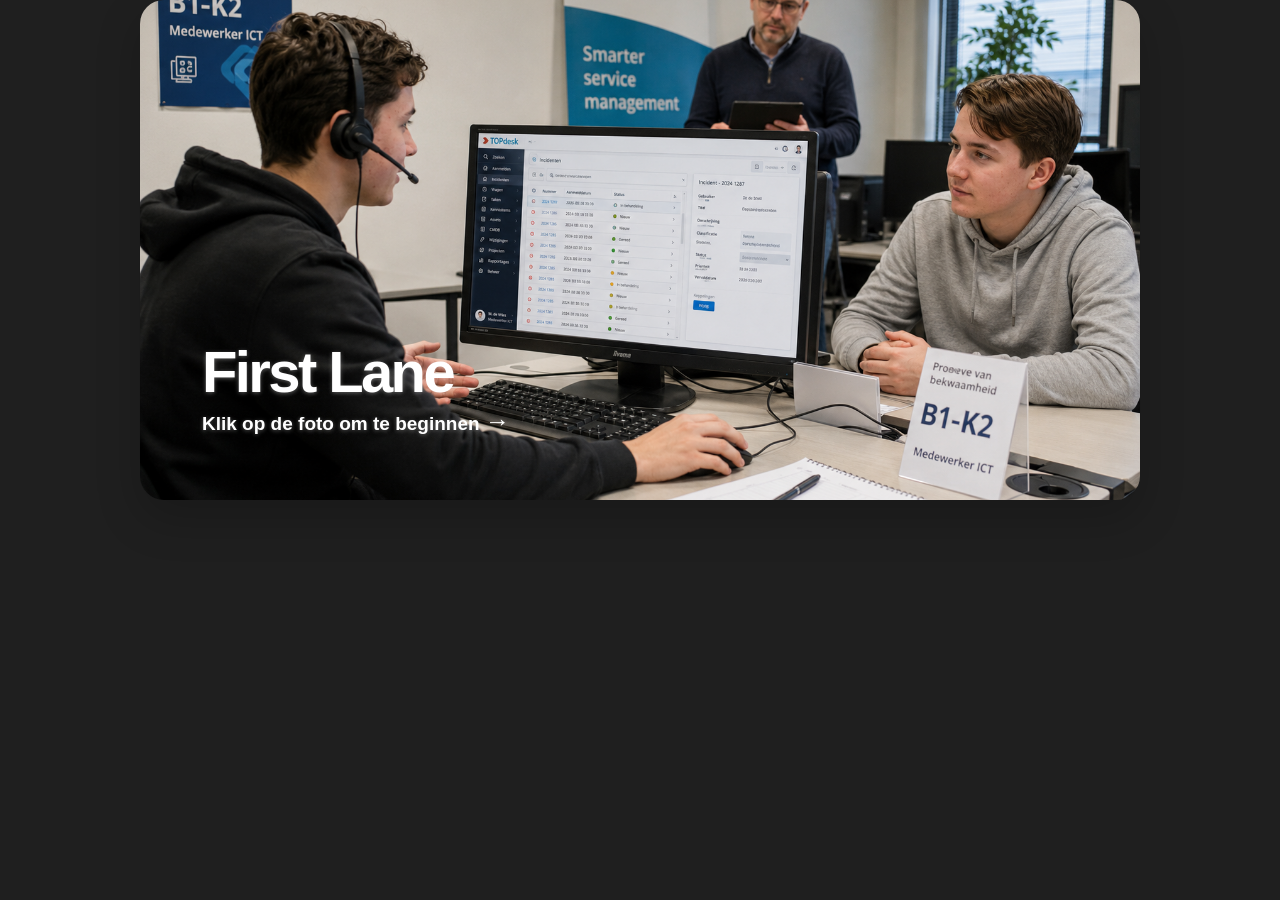
<file: index.html>
<!doctype html>
<html lang="nl">
<head>
  <meta charset="utf-8">
  <meta name="viewport" content="width=device-width, initial-scale=1">
  <title>First Line</title>
  <link rel="stylesheet" href="style.css">
</head>
<body class="landing-page">
  <main class="landing-shell" aria-label="Startpagina First Lane">
    <a class="landing-link" href="menu.html">
      <img class="landing-photo" src="firstline.png" alt="First Lane">
      <span class="landing-shade" aria-hidden="true"></span>
      <span class="landing-copy">
        <strong>First Lane</strong>
        <span>Klik op de foto om te beginnen <b aria-hidden="true">→</b></span>
      </span>
    </a>
  </main>
</body>
</html>
</file>
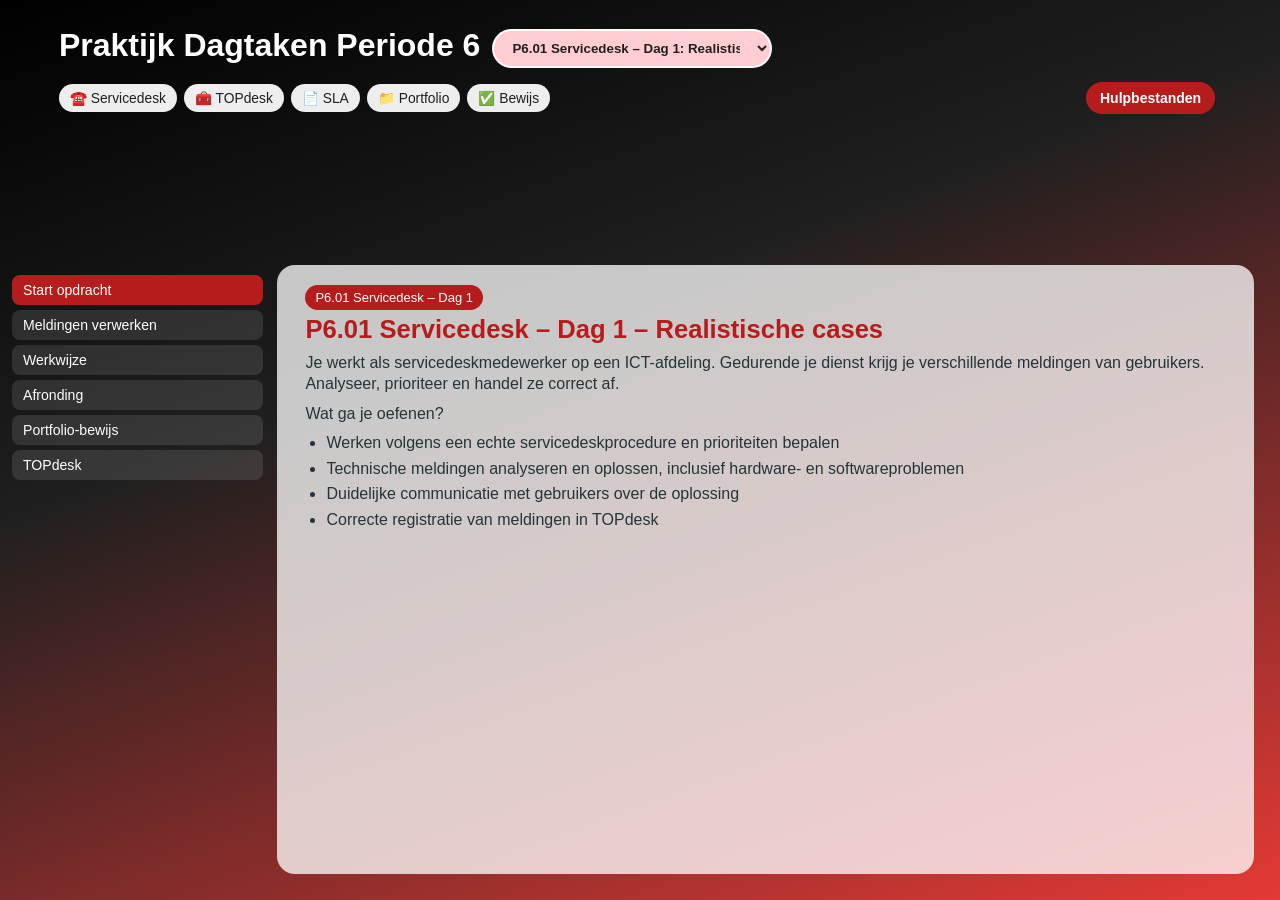
<file: firstlinedagtaken.html>
<!DOCTYPE html>
<html lang="nl">
<head>
<meta charset="UTF-8">
<title>Praktijk Dagtaken Periode 6</title>
<link rel="stylesheet" href="style.css">
</head>
<body data-page="dagtaken">
<div class="tab-wrapper">
  <section class="banner">
    <div class="banner-row">
      <div class="banner-text"><h1>Praktijk Dagtaken Periode 6</h1></div>
      <div class="task-picker"><select id="taskSelect" aria-label="Kies een dagtaak" onchange="loadTask(this.value)"></select></div>
    </div>
    <div class="helper-row">
      <div class="chips">
        <span>☎️ Servicedesk</span>
        <span>🧰 TOPdesk</span>
        <span>📄 SLA</span>
        <span>📁 Portfolio</span>
        <span>✅ Bewijs</span>
      </div>
      <a class="helper-button" href="hulpbestanden.zip" download>Hulpbestanden</a>
    </div>
  </section>
  <div class="tab-page">
    <div class="tab-menu" id="stepMenu"></div>
    <div class="tab-content-area">
      <div class="tab-content active" id="contentPanel"></div>
    </div>
  </div>
</div>
<script>
const tasks = [{"id": "p601", "title": "P6.01 Servicedesk – Dag 1: Realistische cases", "sections": [{"title": "P6.01 Servicedesk – Dag 1 – Realistische cases", "menuLabel": "Start opdracht", "kind": "normal", "items": ["Je werkt als servicedeskmedewerker op een ICT-afdeling. Gedurende je dienst krijg je verschillende meldingen van gebruikers. Analyseer, prioriteer en handel ze correct af.", "Wat ga je oefenen?", "Werken volgens een echte servicedeskprocedure en prioriteiten bepalen", "Technische meldingen analyseren en oplossen, inclusief hardware- en softwareproblemen", "Duidelijke communicatie met gebruikers over de oplossing", "Correcte registratie van meldingen in TOPdesk"]}, {"title": "Links", "menuLabel": "TOPdesk", "kind": "links", "items": []}, {"title": "Binnengekomen meldingen", "menuLabel": "Meldingen verwerken", "kind": "cards", "items": ["Registreer de meldingen in TOPdesk. Aantal meldingen: 5.", "Chris Limbach | Kan ik een Word-bestand opslaan als .PDF? Hoe doe ik dat?", "Inge Meijer | Hoe verander ik de taalinstellingen op mijn laptop?", "Benno Richters | Ik krijg heel veel e-mails in Outlook. Kan ik instellen dat e-mails van één afzender automatisch in een aparte map terechtkomen?", "Chris Limbach | Ik heb in Excel een formule ingevoerd om bedragen bij elkaar op te tellen, maar er komt 0 of een foutmelding te staan. Wat doe ik verkeerd?", "Inge Meijer | Als ik mijn PowerPoint open, zie ik alleen dia's in bewerkmodus. Hoe kan ik de presentatie meteen starten zoals bij een echte presentatie?"]}, {"title": "Werkwijze", "menuLabel": "Werkwijze", "kind": "normal", "items": ["Lees of beluister de melding rustig.", "Zoek de gebruiker, het object en de mogelijke oorzaak op.", "Gebruik de SLA om urgentie, impact en prioriteit te bepalen.", "Registreer de melding netjes en volledig in TOPdesk.", "Noteer wat je hebt gedaan en welke vervolgstap nodig is."]}, {"title": "Afronding", "menuLabel": "Afronding", "kind": "normal", "items": [["Registreer alle meldingen correct in TOPdesk", "Sla de meldingen als .PDF op in je portfolio-map"], "Controleer of de registratie duidelijk genoeg is voor een collega.", "Bewaar bewijs voor je portfolio."]}, {"title": "Portfolio-bewijs", "menuLabel": "Portfolio-bewijs", "kind": "normal", "items": ["Screenshot of export van je TOPdesk-registraties.", "Korte uitleg waarom je de gekozen prioriteit hebt gebruikt.", "Voorbeeld van een nette communicatie naar de gebruiker.", "Reflectie: wat ging goed, wat was lastig en wat doe je volgende keer anders?"]}]}, {"id": "p602", "title": "P6.02 Servicedesk – Dag 2: Drukke start van de werkdag", "sections": [{"title": "P6.02 Servicedesk – Dag 2 – Drukke start van de werkdag", "menuLabel": "Start opdracht", "kind": "normal", "items": ["Welkom terug op de servicedesk! Je hebt je eerste dag overleefd en vandaag wordt het drukker. Er zijn 8 nieuwe meldingen binnengekomen via de telefoon.", "Wat ga je oefenen?", "Werken onder tijdsdruk op een realistische servicedesk", "Analyseren, prioriteren en verwerken van 8 meldingen volgens SLA en procedures", "Correcte registratie in TOPdesk en professionele communicatie met gebruikers"]}, {"title": "Links", "menuLabel": "TOPdesk", "kind": "links", "items": []}, {"title": "Binnengekomen meldingen", "menuLabel": "Telefoontjes verwerken", "kind": "cards", "items": ["Registreer de meldingen in TOPdesk. Aantal meldingen: 8.", "Pieter de Groot | De taal van mijn toetsenbord staat niet goed ingesteld. Wat kan ik doen?", "Camilo van Trijp | Als ik een Word-bestand open, wordt het geopend in een ander programma. Hoe stel ik in dat bestanden standaard met Word worden geopend?", "Jeroen Versloot | Ik moet een verslag inleveren met een inhoudsopgave. Kan Word die automatisch voor mij maken en bijwerken?", "Marcel Offermans | Hoe stel ik een standaardprinter in op mijn computer?", "Michael Kraft | In Excel zie ik niet alle tekst in de cellen, een deel valt weg. Hoe kan ik zorgen dat alles zichtbaar wordt?", "Pieter de Groot | Ik ben een paar dagen afwezig. Hoe stel ik in Outlook een automatisch antwoord in?", "Camilo van Trijp | Ik moet een audio-opname maken met mijn telefoon en daarna omzetten in tekst in MS Word. Hoe doe ik dat?", "Jeroen Versloot | Hoe kan ik van meerdere .PDF bestanden, één .PDF-bestand maken?"]}, {"title": "Werkwijze", "menuLabel": "Werkwijze", "kind": "normal", "items": ["Lees of beluister de melding rustig.", "Zoek de gebruiker, het object en de mogelijke oorzaak op.", "Gebruik de SLA om urgentie, impact en prioriteit te bepalen.", "Registreer de melding netjes en volledig in TOPdesk.", "Noteer wat je hebt gedaan en welke vervolgstap nodig is."]}, {"title": "Afronding", "menuLabel": "Afronding", "kind": "normal", "items": [["Registreer alle meldingen correct in TOPdesk", "Sla de registraties op in je portfolio-map"], "Controleer of de registratie duidelijk genoeg is voor een collega.", "Bewaar bewijs voor je portfolio."]}, {"title": "Portfolio-bewijs", "menuLabel": "Portfolio-bewijs", "kind": "normal", "items": ["Screenshot of export van je TOPdesk-registraties.", "Korte uitleg waarom je de gekozen prioriteit hebt gebruikt.", "Voorbeeld van een nette communicatie naar de gebruiker.", "Reflectie: wat ging goed, wat was lastig en wat doe je volgende keer anders?"]}]}, {"id": "p603", "title": "P6.03 Servicedesk – Dag 3: Druk, complex en urgent", "sections": [{"title": "P6.03 Servicedesk – Dag 3 – Druk, complex en urgent", "menuLabel": "Start opdracht", "kind": "normal", "items": ["Welkom terug op de servicedesk! Vandaag is het drukker dan ooit. Er komen 10 meldingen binnen, sommige zijn complex en vereisen escalatie naar de tweede lijn.", "Wat ga je oefenen?", "Werken onder hoge werkdruk op een realistische servicedesk", "Analyseren, prioriteren en verwerken van 10 meldingen", "Correcte registratie in TOPdesk en professionele communicatie", "Escaleren en samenwerken met de tweede lijn en specialisten"]}, {"title": "Links", "menuLabel": "TOPdesk", "kind": "links", "items": []}, {"title": "Binnengekomen meldingen", "menuLabel": "Meldingen verwerken", "kind": "cards", "items": ["Registreer de meldingen in TOPdesk. Aantal meldingen: 10.", "Martin Beijering | Hoe kan ik mijn scherm delen in een online vergadering?", "Marcel Offermans | Hoe kan ik mijn computer beveiligen tegen virussen?", "Hajo Kootstra | Ik heb per ongeluk een bestand verwijderd. Kan ik dat nog terughalen?", "Berry Dieleman | Ik wil adressen uit Excel gebruiken voor brieven in Word. Dit was iets met 'afdruk samenvoegen'.", "Leontine Dekker | Hoe kan ik in Excel pull-down menu's maken?", "Wilco Kamp | Ik heb nu nog Windows 10. Ik wil graag over naar Windows 11. Kan dat?", "Martin Beijering | Ik heb één dia die ik vaker wil gebruiken in mijn presentatie. Hoe kan ik die snel kopiëren?", "Marcel Offermans | In de Verkenner zie ik mijn bestanden alleen als pictogrammen. Hoe kan ik ze als lijst met details bekijken?", "Hajo Kootstra | Hoe kan ik zien hoe snel mijn internetverbinding is?", "Berry Dieleman | Ik wil snel Microsoft Excel kunnen openen vanaf mijn bureaublad. Hoe maak ik een snelkoppeling?"]}, {"title": "Werkwijze", "menuLabel": "Werkwijze", "kind": "normal", "items": ["Lees of beluister de melding rustig.", "Zoek de gebruiker, het object en de mogelijke oorzaak op.", "Gebruik de SLA om urgentie, impact en prioriteit te bepalen.", "Registreer de melding netjes en volledig in TOPdesk.", "Noteer wat je hebt gedaan en welke vervolgstap nodig is."]}, {"title": "Afronding", "menuLabel": "Afronding", "kind": "normal", "items": [["Registreer alle meldingen correct in TOPdesk", "Sla je registraties op in je portfolio-map"], "Controleer of de registratie duidelijk genoeg is voor een collega.", "Bewaar bewijs voor je portfolio."]}, {"title": "Portfolio-bewijs", "menuLabel": "Portfolio-bewijs", "kind": "normal", "items": ["Screenshot of export van je TOPdesk-registraties.", "Korte uitleg waarom je de gekozen prioriteit hebt gebruikt.", "Voorbeeld van een nette communicatie naar de gebruiker.", "Reflectie: wat ging goed, wat was lastig en wat doe je volgende keer anders?"]}]}, {"id": "p604", "title": "P6.04 Servicedesk – Dag 4: E-mail support", "sections": [{"title": "P6.04 Servicedesk – Dag 4 – E-mail support", "menuLabel": "Start opdracht", "kind": "normal", "items": ["Vandaag werk je uitsluitend met meldingen die via e-mail zijn binnengekomen. Lees de e-mails zorgvuldig, interpreteer de vragen en reageer formeel en professioneel.", "Wat ga je oefenen?", "Analyseren en interpreteren van klantvragen in e-mails", "Formeel en professioneel communiceren per e-mail", "Correcte registratie in TOPdesk en escalatie indien nodig"]}, {"title": "Links", "menuLabel": "TOPdesk", "kind": "links", "items": []}, {"title": "Binnengekomen e-mails", "menuLabel": "E-mails verwerken", "kind": "cards", "items": ["Lees iedere e-mail zorgvuldig. Bepaal de vraag, formuleer een professioneel antwoord en registreer de melding in TOPdesk.", "E-mail 1 | Hajo Kootstra | Pagina liggend maken in Word | Ik heb een document in Word waarin één pagina liggend moet zijn en de rest staand. Hoe kan ik dat instellen zonder dat het hele document verandert?", "E-mail 2 | Yvonne van de Pas | Kolommen maken in Word | Ik wil mijn tekst in Word weergeven in twee kolommen, net als in een nieuwsbrief. Waar kan ik dit instellen?", "E-mail 3 | Schrover | Rij vastzetten in Excel | In Excel wil ik de bovenste rij vastzetten zodat deze zichtbaar blijft als ik naar beneden scroll.", "E-mail 4 | Benno Richters | Dia-achtergrond aanpassen in PowerPoint | Ik wil de achtergrondkleur van mijn PowerPoint-dia's aanpassen voor één dia of voor alle dia's tegelijk.", "E-mail 5 | Berry Dieleman | Bestandsextensies zichtbaar maken | In Windows zie ik bij bestanden geen extensies zoals .docx of .pdf. Hoe kan ik dit zichtbaar maken?", "E-mail 6 | Naoual Dehak | Opmerkingen toevoegen in Word | Ik wil in een Word-document opmerkingen plaatsen zonder de tekst zelf aan te passen.", "E-mail 7 | Yvonne van de Pas | Cellen samenvoegen in Excel | Ik wil meerdere cellen samenvoegen tot één grotere cel in Excel.", "E-mail 8 | Hajo Kootstra | Recent geopende bestanden terugvinden | Ik ben op zoek naar een document dat ik eerder heb geopend, maar ik weet niet meer waar het is opgeslagen.", "E-mail 9 | Benno Richters | Afbeelding netjes uitlijnen in Word | Ik heb een afbeelding in mijn Word-document geplaatst, maar de tekst loopt er vreemd omheen.", "E-mail 10 | Berry Dieleman | Tijd en datum aanpassen in Windows | De tijd en datum op mijn computer kloppen niet. Waar kan ik dit aanpassen in Windows?"]}, {"title": "Werkwijze", "menuLabel": "Werkwijze", "kind": "normal", "items": ["Lees of beluister de melding rustig.", "Zoek de gebruiker, het object en de mogelijke oorzaak op.", "Gebruik de SLA om urgentie, impact en prioriteit te bepalen.", "Registreer de melding netjes en volledig in TOPdesk.", "Noteer wat je hebt gedaan en welke vervolgstap nodig is."]}, {"title": "Afronding", "menuLabel": "Afronding", "kind": "normal", "items": [["Stel voor alle e-mails een correcte e-mailreactie op en verwerk die in je TOPdesk registratie", "Registreer alle meldingen correct in TOPdesk", "Sla de registraties op in je portfolio-map"], "Controleer of de registratie duidelijk genoeg is voor een collega.", "Bewaar bewijs voor je portfolio."]}, {"title": "Portfolio-bewijs", "menuLabel": "Portfolio-bewijs", "kind": "normal", "items": ["Screenshot of export van je TOPdesk-registraties.", "Korte uitleg waarom je de gekozen prioriteit hebt gebruikt.", "Voorbeeld van een nette communicatie naar de gebruiker.", "Reflectie: wat ging goed, wat was lastig en wat doe je volgende keer anders?"]}]}, {"id": "p605", "title": "P6.05 School-examenportfolio: Samenvatting & inleveren", "sections": [{"title": "P6.05 School-examenportfolio – Samenvatting & inleveren", "menuLabel": "Start opdracht", "kind": "normal", "items": ["Bekijk de uitwerkingen van P6.01 t/m P6.04 nog eens goed. Kies de 10 meldingen die jij het beste geregistreerd hebt uit en stel je school-examenportfolio op.", "Wat ga je oefenen?"]}, {"title": "Links", "menuLabel": "TOPdesk", "kind": "links", "items": []}, {"title": "Portfolio samenstellen", "menuLabel": "Portfolio maken", "kind": "cards", "items": ["Bekijk de uitwerkingen van P6.01 t/m P6.04 nog eens goed. Kies de 10 meldingen die jij het beste geregistreerd hebt uit en stel je school-examenportfolio op.", "1. Voorblad | Naam, studentnummer, klas, opleiding en eventueel een afbeelding", "2. Inhoudsopgave | Automatisch gegenereerd in Word", "3. Korte inleiding | Waarom schrijf je dit portfolio?", "4. STARRT-uitwerkingen | Uitleg van de 10 meldingen via de STARRT-methode", "5. Bijlage | De 10 TOPdesk registraties als bijlage"]}, {"title": "Werkwijze", "menuLabel": "Werkwijze", "kind": "normal", "items": ["Lees of beluister de melding rustig.", "Zoek de gebruiker, het object en de mogelijke oorzaak op.", "Gebruik de SLA om urgentie, impact en prioriteit te bepalen.", "Registreer de melding netjes en volledig in TOPdesk.", "Noteer wat je hebt gedaan en welke vervolgstap nodig is."]}, {"title": "Afronding", "menuLabel": "Afronding", "kind": "normal", "items": [["Kies de 10 meldingen die jij het beste geregistreerd hebt", "Pas ze eventueel nog aan en verbeter je registraties", "Lever het portfolio in als één .PDF bestand"], "Controleer of de registratie duidelijk genoeg is voor een collega.", "Bewaar bewijs voor je portfolio."]}, {"title": "Portfolio-bewijs", "menuLabel": "Portfolio-bewijs", "kind": "normal", "items": ["Screenshot of export van je TOPdesk-registraties.", "Korte uitleg waarom je de gekozen prioriteit hebt gebruikt.", "Voorbeeld van een nette communicatie naar de gebruiker.", "Reflectie: wat ging goed, wat was lastig en wat doe je volgende keer anders?"]}]}];
const opdrachtLinks = [{"label": "TOPdesk", "icon": "ti-device-desktop", "url": "https://www.stichtingpraktijkleren.nl/ict/leermiddelen/topdesk-leermiddelen/topdesk/"}];
let currentTaskIndex = 0;

function moveTopdeskToBottom(task) {
  const index = task.sections.findIndex(section => section.menuLabel === 'TOPdesk');
  if (index > -1 && index !== task.sections.length - 1) {
    const [section] = task.sections.splice(index, 1);
    task.sections.push(section);
  }
}
tasks.forEach(moveTopdeskToBottom);


function escapeHTML(text) {
  return String(text).replace(/[&<>"']/g, function(ch) {
    return {'&':'&amp;','<':'&lt;','>':'&gt;','"':'&quot;',"'":'&#39;'}[ch];
  });
}

function fillSelect() {
  const select = document.getElementById('taskSelect');
  select.innerHTML = tasks.map((task, index) => `<option value="${index}">${escapeHTML(task.title)}</option>`).join('');
}

function loadTask(index) {
  currentTaskIndex = Number(index);
  const task = tasks[currentTaskIndex];
  const menu = document.getElementById('stepMenu');
  menu.innerHTML = task.sections.map((section, i) =>
    `<button class="tab-button ${i === 0 ? 'active' : ''}" onclick="loadStep(${currentTaskIndex}, ${i})">${escapeHTML(section.menuLabel)}</button>`
  ).join('');
  loadStep(currentTaskIndex, 0);
}

function lineToHtml(line) {
  const safe = escapeHTML(line);
  if (/^\d+\.\s/.test(safe)) return `<p class="info"><strong>${safe}</strong></p>`;
  if (safe.includes(' | ')) {
    const parts = safe.split(' | ');
    const first = parts.shift();
    return `<div class="melding-card"><strong>${first}</strong><span>${parts.join(' — ')}</span></div>`;
  }
  return `<p>${safe}</p>`;
}

function linkDesc(label) {
  return 'Open de virtuele TOPdesk-omgeving voor deze dagtaak.';
}

function renderLinks(taskIndex) {
  const task = tasks[taskIndex];
  let html = `<span class="badge">${escapeHTML(task.title.split(':')[0])}</span>`;
  html += `<h2>TOPdesk</h2>`;
  html += `<p>Open de virtuele TOPdesk-omgeving in een nieuw tabblad en gebruik deze naast je dagtaak.</p>`;
  html += `<div class="links-grid">`;
  html += opdrachtLinks.map(link => `
    <a class="link-card" href="${link.url}" target="_blank" rel="noopener">
      <strong>${escapeHTML(link.label)}</strong>
      <span>${escapeHTML(linkDesc(link.label))}</span>
    </a>
  `).join('');
  html += `</div>`;
  html += `<p class="note"><strong>Tip:</strong> registreer je melding netjes in TOPdesk en maak bewijs voor je portfolio.</p>`;
  document.getElementById('contentPanel').innerHTML = html;
}

function loadCurrentLinks() {
  const task = tasks[currentTaskIndex];
  const linksIndex = task.sections.findIndex(section => section.menuLabel === 'TOPdesk');
  if (linksIndex >= 0) {
    loadStep(currentTaskIndex, linksIndex);
  }
}

function loadStep(taskIndex, stepIndex) {
  currentTaskIndex = Number(taskIndex);
  document.querySelectorAll('.tab-button').forEach((button, i) => button.classList.toggle('active', i === stepIndex));
  const section = tasks[taskIndex].sections[stepIndex];

  if (section.kind === 'links') {
    renderLinks(taskIndex);
    return;
  }

  let html = `<span class="badge">${escapeHTML(tasks[taskIndex].title.split(':')[0])}</span><h2>${escapeHTML(section.title)}</h2>`;

  if (section.kind === 'cards') {
    html += section.items.map(lineToHtml).join('');
  } else {
    const items = section.items || [];
    let list = [];
    items.forEach((line, index) => {
      if (index < 2) {
        html += lineToHtml(line);
      } else {
        list.push(`<li>${escapeHTML(line)}</li>`);
      }
    });
    if (list.length) html += `<ul>${list.join('')}</ul>`;
  }
  document.getElementById('contentPanel').innerHTML = html;
}

fillSelect();
loadTask(0);
</script>
</body>
</html>
</file>
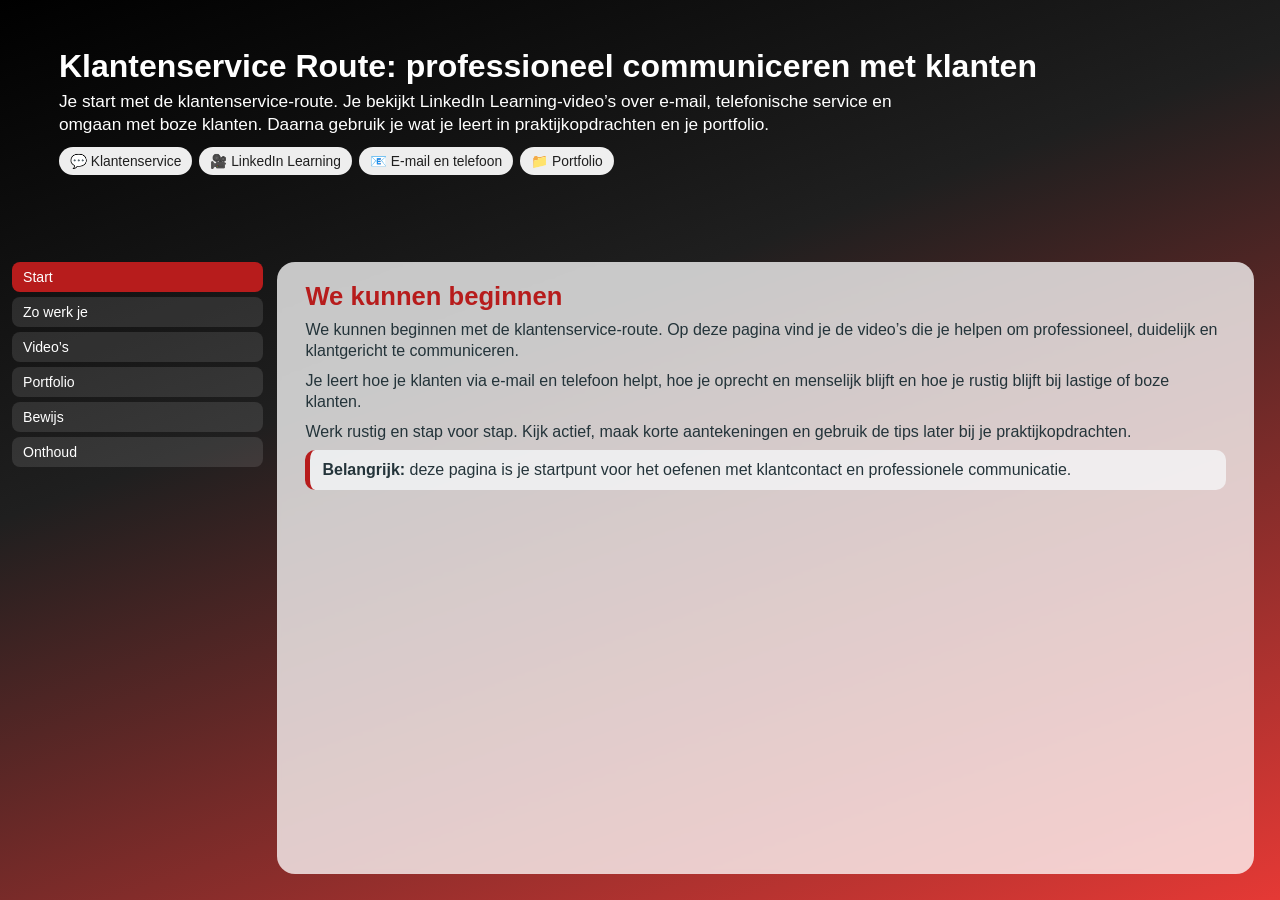
<file: firstlinelinked.html>
<!DOCTYPE html>
<html lang="nl">
<head>
<meta charset="UTF-8">
<title>Klantenservice Route - Professioneel communiceren</title>

<link rel="stylesheet" href="style.css">
</head>

<body data-page="linked">

<div class="tab-wrapper">

  <section class="banner">
    <h1>Klantenservice Route: professioneel communiceren met klanten</h1>
    <p>Je start met de klantenservice-route. Je bekijkt LinkedIn Learning-video’s over e-mail, telefonische service en omgaan met boze klanten. Daarna gebruik je wat je leert in praktijkopdrachten en je portfolio.</p>

    <div class="chips">
      <span>💬 Klantenservice</span>
      <span>🎥 LinkedIn Learning</span>
      <span>📧 E-mail en telefoon</span>
      <span>📁 Portfolio</span>
    </div>
  </section>

  <div class="tab-page">
    <div class="tab-menu">
      <button class="tab-button active" onclick="openTab(event, 'start')">Start</button>
      <button class="tab-button" onclick="openTab(event, 'werken')">Zo werk je</button>
      <button class="tab-button" onclick="openTab(event, 'videos')">Video’s</button>
      <button class="tab-button" onclick="openTab(event, 'portfolio')">Portfolio</button>
      <button class="tab-button" onclick="openTab(event, 'bewijs')">Bewijs</button>
      <button class="tab-button" onclick="openTab(event, 'onthoud')">Onthoud</button>
    </div>

    <div class="tab-content-area">

      <div id="start" class="tab-content active">
        <h2>We kunnen beginnen</h2>
        <p>We kunnen beginnen met de klantenservice-route. Op deze pagina vind je de video’s die je helpen om professioneel, duidelijk en klantgericht te communiceren.</p>
        <p>Je leert hoe je klanten via e-mail en telefoon helpt, hoe je oprecht en menselijk blijft en hoe je rustig blijft bij lastige of boze klanten.</p>
        <p>Werk rustig en stap voor stap. Kijk actief, maak korte aantekeningen en gebruik de tips later bij je praktijkopdrachten.</p>
        <p class="note"><strong>Belangrijk:</strong> deze pagina is je startpunt voor het oefenen met klantcontact en professionele communicatie.</p>
      </div>

      <div id="werken" class="tab-content">
        <h2>Zo werk je met deze pagina</h2>
        <p>Gebruik deze pagina als routekaart. Je gaat niet alleen kijken, maar ook actief verwerken wat je leert.</p>
        <ol>
          <li>Bekijk een video of een onderdeel daarvan.</li>
          <li>Maak korte aantekeningen van bruikbare tips en voorbeeldzinnen.</li>
          <li>Let op toon, empathie, duidelijkheid en professionele houding.</li>
          <li>Gebruik de kennis in een oefenmail, telefoonscript of rollenspel.</li>
          <li>Bewaar bewijs van je werk en reflecteer kort op je leerproces.</li>
        </ol>
        <p class="info"><strong>Tip:</strong> schrijf vooral voorbeelden op die je zelf kunt gebruiken in klantgesprekken of klantmails.</p>
      </div>

      <div id="videos" class="tab-content">
        <h2>Start met de LinkedIn-video’s</h2>
        <p>Bekijk de LinkedIn Learning-video’s en gebruik wat je leert bij de opdrachten over klantcontact.</p>
        <p>Maak tijdens het kijken korte aantekeningen. Noteer vooral technieken, voorbeeldzinnen en tips die je direct kunt toepassen.</p>

        <div class="video-item">
          <p><a class="action-link" href="https://www.linkedin.com/learning/writing-customer-service-emails-22379835?contextUrn=urn%3Ali%3AlearningCollection%3A7441348246800850944&u=84048860" target="_blank" rel="noopener">Schrijven van klantenservice-e-mails</a></p>
        </div>

        <div class="video-item">
          <p><a class="action-link" href="https://www.linkedin.com/learning/phone-based-customer-service?contextUrn=urn%3Ali%3AlearningCollection%3A7441348246800850944&u=84048860" target="_blank" rel="noopener">Telefonische klantenservice</a></p>
        </div>

        <div class="video-item">
          <p><a class="action-link" href="https://www.linkedin.com/learning/working-with-upset-customers-22154277?contextUrn=urn%3Ali%3AlearningCollection%3A7441348246800850944&u=84048860" target="_blank" rel="noopener">Omgaan met boze klanten</a></p>
        </div>
      </div>

      <div id="portfolio" class="tab-content">
        <h2>Portfolio-tip</h2>
        <p>Maak screenshots van je voortgang, noteer wat je hebt geleerd en bewaar je resultaten. Zo laat je zien hoe je je klantcontactvaardigheden ontwikkelt.</p>
        <p class="info"><strong>Tip:</strong> zet niet alleen het eindresultaat in je portfolio, maar ook bewijs van je leerproces.</p>
        <ul>
          <li>Screenshot van bekeken video’s.</li>
          <li>Aantekeningen met belangrijke klantcontacttips.</li>
          <li>Een voorbeeld van een professionele klantmail.</li>
          <li>Een kort telefoonscript of gespreksvoorbereiding.</li>
          <li>Korte reflectie: wat ging goed en wat wil je verbeteren?</li>
        </ul>
      </div>

      <div id="bewijs" class="tab-content">
        <h2>Wat bewaar je als bewijs?</h2>
        <p>Bewijs laat zien dat je actief hebt gewerkt aan je professionele communicatie. Verzamel daarom tijdens het werken meerdere soorten bewijs.</p>
        <ul>
          <li>Aantekeningen van de video’s.</li>
          <li>Screenshots van voortgang in LinkedIn Learning.</li>
          <li>Een uitgewerkte klantmail of voorbeeldreactie.</li>
          <li>Een telefoonscript of reflectie op een rollenspel.</li>
          <li>Voorbeelden waarin je empathie, duidelijkheid en de-escalatie toepast.</li>
        </ul>
        <p>Bewaar je bewijs netjes, zodat je het later makkelijk kunt terugvinden en toevoegen aan je portfolio.</p>
      </div>

      <div id="onthoud" class="tab-content">
        <h2>Onthoud dit goed</h2>
        <p>Goede klantenservice is duidelijk, professioneel en menselijk. Je hoeft niet robotachtig te klinken om efficiënt te zijn.</p>
        <p>Luisteren, empathie tonen en rustig blijven zijn belangrijke vaardigheden bij elk klantcontact.</p>
        <p>Gebruik wat je leert in je eigen mails, gesprekken en praktijkopdrachten. Zo laat je zien dat je theorie kunt koppelen aan echte klantensituaties.</p>
        <p class="note"><strong>Belangrijk:</strong> werk actief mee, bewaar je bewijs en reflecteer kort op wat je hebt geleerd.</p>
      </div>

    </div>
  </div>
</div>

<script>
function openTab(event, tabId) {
  document.querySelectorAll(".tab-content").forEach(function(content) {
    content.classList.remove("active");
  });

  document.querySelectorAll(".tab-button").forEach(function(button) {
    button.classList.remove("active");
  });

  document.getElementById(tabId).classList.add("active");
  event.currentTarget.classList.add("active");
}
</script>

</body>
</html>
</file>
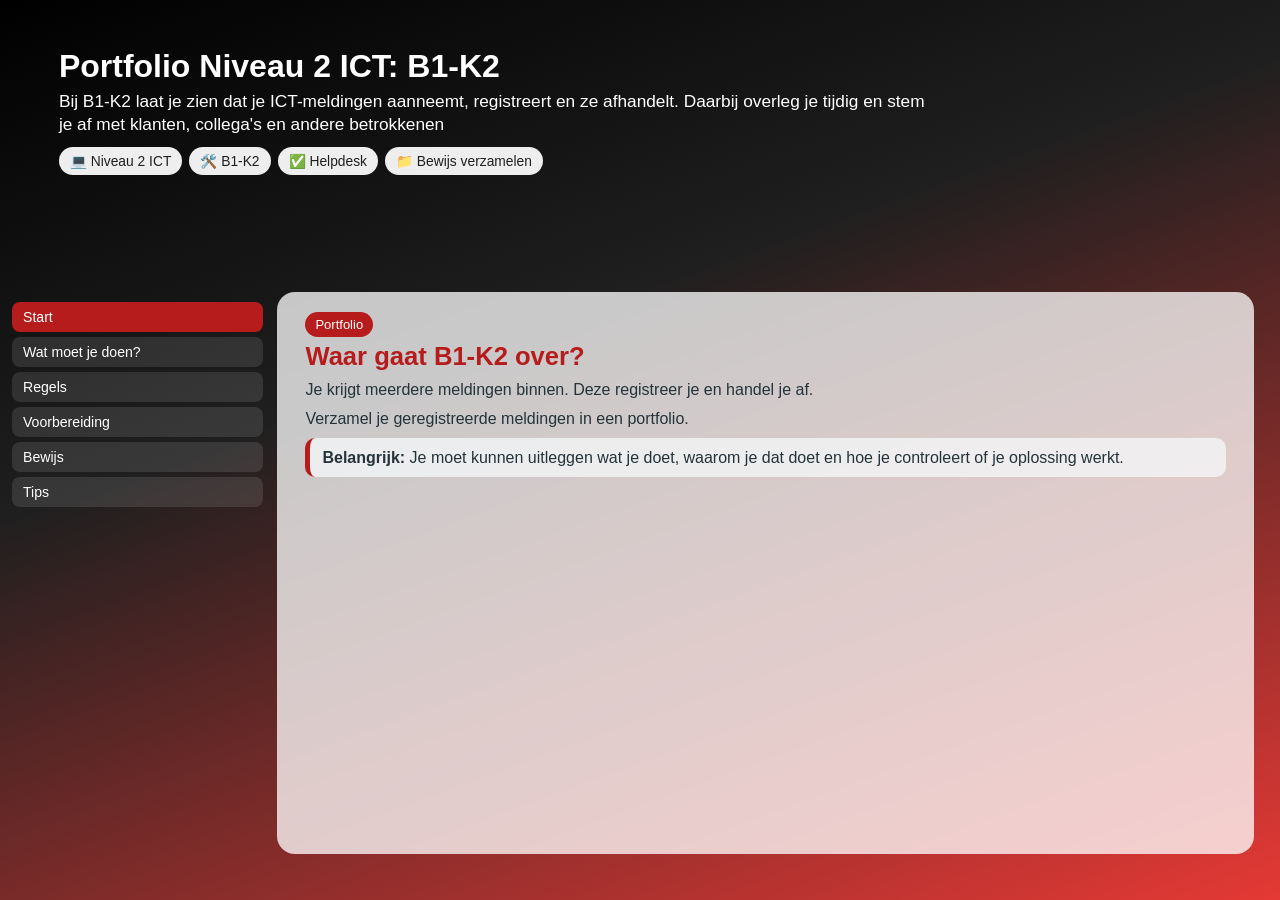
<file: firstlinepvb.html>
<!DOCTYPE html>
<html lang="nl">
<head>
<meta charset="UTF-8">
<title>PVB Niveau 2 ICT - B1-K2</title>

<link rel="stylesheet" href="style.css">
</head>

<body data-page="pvb">

<div class="tab-wrapper">

  <section class="banner">
    <h1>Portfolio Niveau 2 ICT: B1-K2</h1>
    <p>Bij B1-K2 laat je zien dat je ICT-meldingen aanneemt, registreert en ze afhandelt. Daarbij overleg je tijdig en stem je af met klanten, collega's en andere betrokkenen</p>

    <div class="chips">
      <span>💻 Niveau 2 ICT</span>
      <span>🛠️ B1-K2</span>
      <span>✅ Helpdesk</span>
      <span>📁 Bewijs verzamelen</span>
    </div>
  </section>

  <div class="tab-page">
    <div class="tab-menu">
      <button class="tab-button active" onclick="openTab(event, 'start')">Start</button>
      <button class="tab-button" onclick="openTab(event, 'wat')">Wat moet je doen?</button>
      <button class="tab-button" onclick="openTab(event, 'regels')">Regels</button>
      <button class="tab-button" onclick="openTab(event, 'voorbereiden')">Voorbereiding</button>
      <button class="tab-button" onclick="openTab(event, 'bewijs')">Bewijs</button>
      <button class="tab-button" onclick="openTab(event, 'tips')">Tips</button>
    </div>

    <div class="tab-content-area">

      <div id="start" class="tab-content active">
        <span class="badge">Portfolio</span>
        <h2>Waar gaat B1-K2 over?</h2>
        <p>Je krijgt meerdere meldingen binnen. Deze registreer je en handel je af.</p>
        <p>Verzamel je geregistreerde meldingen in een portfolio.</p>
        <p class="note"><strong>Belangrijk:</strong> Je moet kunnen uitleggen wat je doet, waarom je dat doet en hoe je controleert of je oplossing werkt.</p>
      </div>

      <div id="wat" class="tab-content">
        <h2>Wat moet je kunnen laten zien?</h2>
        <p>Bij B1-K2 draait het vooral om het helpen van gebruikers</p>
        <ul>
          <li>Aannemen melding.</li>
          <li>Registreren melding.</li>
          <li>Oplossen of doorzetten van de melding.</li>
          <li>Controleren of je oplossing werkt/klopt.</li>
          <li>Communiceren naar de melder.</li>
        </ul>
        <p class="info"><strong>Voorbeeld:</strong> een gebruiker vraagt hoe hij automatisch een inhoudsopgave in Word kan maken.</p>
      </div>

      <div id="regels" class="tab-content">
        <h2>Regels tijdens het examen</h2>
        <p>Tijdens het maken van je portfolio werk je zelfstandig, rustig en professioneel. De beoordelaar kijkt naar je werkwijze én naar het resultaat.</p>
        <ul>
          <li>Lees de melding goed en vraag eventueel door.</li>
          <li>Werk zelfstandig. Jij moet later kunnen uitleggen waarom je bepaalde dingen op die manier gedaan hebt.</li>
          <li>Controleer je werk voordat je de melding als bewijs in je portfolio opneemt.</li>
          <li>Laat zien dat je zorgvuldig met privacy en gegevens omgaat.</li>
        </ul>
        <p class="note"><strong>Onthoud:</strong> snel klaar zijn is minder belangrijk dan netjes, nauwkeurig en controleerbaar werken.</p>
      </div>

      <div id="voorbereiden" class="tab-content">
        <h2>Zo bereid je je voor</h2>
        <p>Een goede voorbereiding maakt het maken van je portfolio veel makkelijker. Oefen vooral de handelingen.</p>
        <ol>
          <li>Aannemen van de melding.</li>
          <li>Registreren van de melding.</li>
          <li>Zoeken van een oplossing.</li>
          <li>Testen van de oplossing.</li>
          <li>Communiceren met de gebruiker.</li>
        </ol>
        <p class="info"><strong>Tip:</strong> zeg tijdens het oefenen hardop: “Ik controleer nu of...” Dat helpt bij de portfolio.</p>
      </div>

      <div id="bewijs" class="tab-content">
        <h2>Bewijs dat past bij B1-K2</h2>
        <p>Je bewijs moet laten zien dat jij de meldingen geregistreerd en opgelost hebt.</p>
        <div class="small-grid">
          <div class="mini-card"><strong>PDF</strong><br>Maak van elke melding een PDF-bestand</div>
          <div class="mini-card"><strong>Checklist</strong><br>Wat heb je gecontroleerd/getest en werkte het?</div>
          <div class="mini-card"><strong>Reflectie</strong><br>Wat was de melding en hoe heb je die opgepakt en wat zou je (achteraf) anders doen?</div>
        </div>
        <p class="note"><strong>Let op:</strong> bewijs zonder uitleg is vaak te weinig. Zet erbij wat je hebt gedaan en waarom het goed is.</p>
      </div>

      <div id="tips" class="tab-content">
        <h2>Tips voor een goede beoordeling</h2>
        <p>De beoordelaar wil zien dat je als beginnend ICT-medewerker betrouwbaar werkt.</p>
        <ul>
          <li>Begin met de opdracht lezen en spullen controleren.</li>
          <li>Werk netjes: let op taal- en typfouten.</li>
          <li>Test niet één keer, maar controleer bewust meerdere keren/manieren.</li>
          <li>Gebruik duidelijke taal als je uitlegt wat je hebt gedaan.</li>
          <li>Lever pas op als je zeker weet dat het werkt.</li>
        </ul>
        <p class="info"><strong>Laatste check:</strong> Is de melding correct geregistreerd, opgelost en teruggekoppeld aan de melder?</p>
      </div>

    </div>
  </div>
</div>

<script>
function openTab(event, tabId) {
  document.querySelectorAll(".tab-content").forEach(function(content) {
    content.classList.remove("active");
  });

  document.querySelectorAll(".tab-button").forEach(function(button) {
    button.classList.remove("active");
  });

  document.getElementById(tabId).classList.add("active");
  event.currentTarget.classList.add("active");
}
</script>

</body>
</html>
</file>
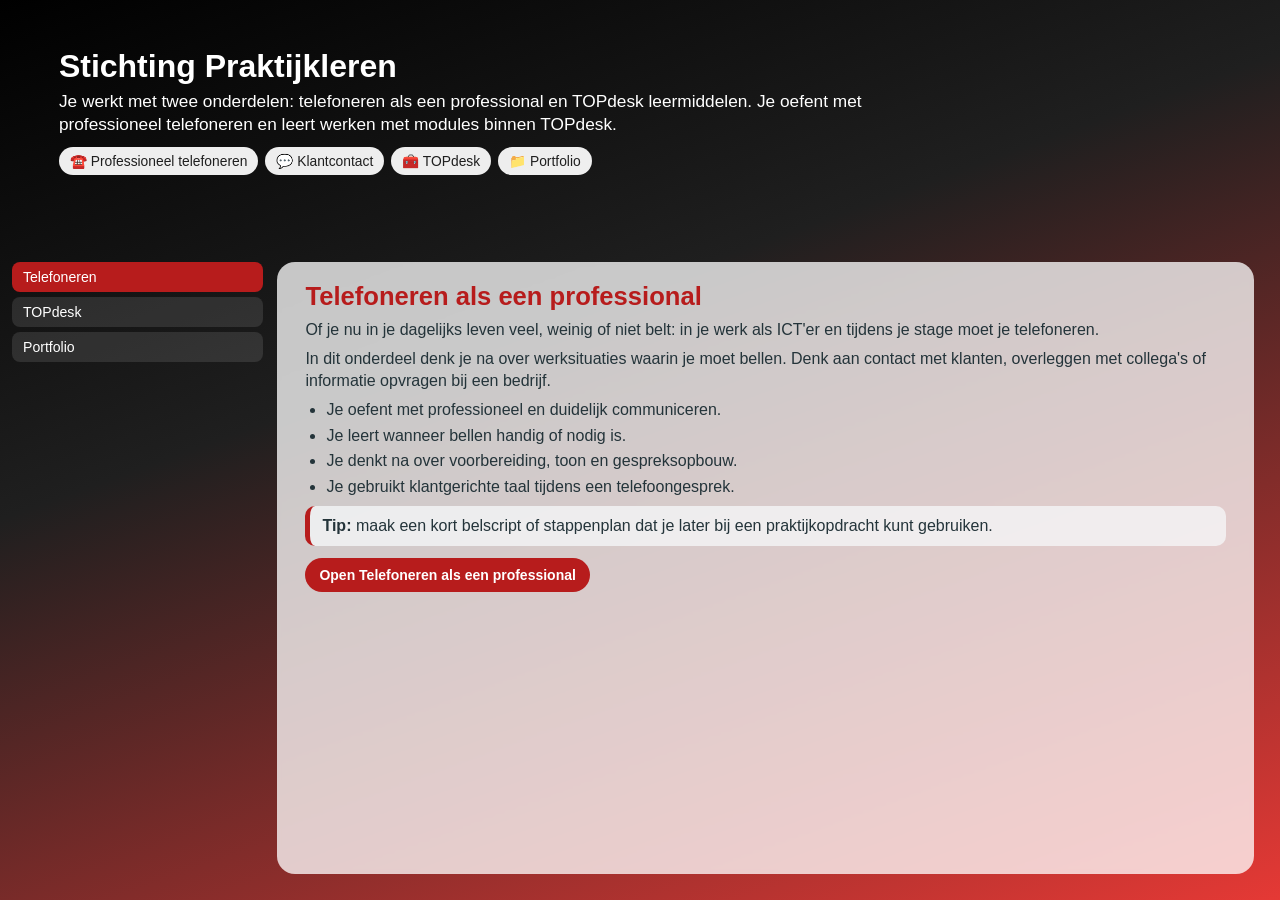
<file: firstlinespl.html>
<!DOCTYPE html>
<html lang="nl">
<head>
<meta charset="UTF-8">
<title>Stichting Praktijkleren - telefoneren en TOPdesk</title>

<link rel="stylesheet" href="style.css">
</head>

<body data-page="spl">

<div class="tab-wrapper">

  <section class="banner">
    <h1>Stichting Praktijkleren</h1>
    <p>Je werkt met twee onderdelen: telefoneren als een professional en TOPdesk leermiddelen. Je oefent met professioneel telefoneren en leert werken met modules binnen TOPdesk.</p>

    <div class="chips">
      <span>☎️ Professioneel telefoneren</span>
      <span>💬 Klantcontact</span>
      <span>🧰 TOPdesk</span>
      <span>📁 Portfolio</span>
    </div>
  </section>

  <div class="tab-page">
    <div class="tab-menu">
      <button class="tab-button active" onclick="openTab(event, 'Telefoneren')">Telefoneren</button>
      <button class="tab-button" onclick="openTab(event, 'topdesk')">TOPdesk</button>
      <button class="tab-button" onclick="openTab(event, 'portfolio')">Portfolio</button>
    </div>

    <div class="tab-content-area">

      <div id="Telefoneren" class="tab-content active">
        <h2>Telefoneren als een professional</h2>
        <p>Of je nu in je dagelijks leven veel, weinig of niet belt: in je werk als ICT'er en tijdens je stage moet je telefoneren.</p>
        <p>In dit onderdeel denk je na over werksituaties waarin je moet bellen. Denk aan contact met klanten, overleggen met collega's of informatie opvragen bij een bedrijf.</p>
        <ul>
          <li>Je oefent met professioneel en duidelijk communiceren.</li>
          <li>Je leert wanneer bellen handig of nodig is.</li>
          <li>Je denkt na over voorbereiding, toon en gespreksopbouw.</li>
          <li>Je gebruikt klantgerichte taal tijdens een telefoongesprek.</li>
        </ul>
        <p class="info"><strong>Tip:</strong> maak een kort belscript of stappenplan dat je later bij een praktijkopdracht kunt gebruiken.</p>
        <p><a class="action-link" href="https://www.stichtingpraktijkleren.nl/index.php?id=200101#top" target="_blank" rel="noopener">Open Telefoneren als een professional</a></p>
      </div>

      <div id="topdesk" class="tab-content">
        <h2>TOPdesk leermiddelen</h2>
        <p>Tijdens deze cursus werk je in modules aan onderdelen van TOPdesk. Zo leer je het programma kennen.</p>
        <p>Als je door de modules van TOPdesk heen gaat, ontdek je veel mogelijkheden. Je oefent stap voor stap met onderdelen die je later in servicedesk- of ICT-praktijksituaties kunt gebruiken.</p>
        <ul>
          <li>Je maakt kennis met de mogelijkheden van TOPdesk.</li>
          <li>Je werkt module voor module aan verschillende onderdelen.</li>
          <li>Je leert informatie opzoeken, vastleggen en verwerken.</li>
          <li>Je koppelt de oefeningen aan servicedeskwerk en klantmeldingen.</li>
        </ul>
        <p class="info"><strong>Tip:</strong> maak screenshots van afgeronde modules of belangrijke stappen. Die kun je gebruiken als bewijs in je portfolio.</p>
        <p><a class="action-link" href="https://www.stichtingpraktijkleren.nl/index.php?id=206515&ADMCMD_simUser=5019,5020,5021,5022,5023,5024,5025,5045,5258,5444,5449,6079,6227,6253,6264,6366,6440,6441,6442,6471,6479,6547,6637,6638,6990,7121,7247,7343,7754,7994" target="_blank" rel="noopener">Open TOPdesk leermiddelen</a></p>
      </div>

      <div id="portfolio" class="tab-content">
        <h2>Portfolio-tip</h2>
        <p>Laat in je portfolio zien dat je professioneel kunt communiceren en dat je kunt werken met TOPdesk-leermiddelen.</p>
        <ul>
          <li>Screenshot of notitie van het onderdeel Telefoneren als een professional.</li>
          <li>Een kort belscript of gespreksvoorbereiding.</li>
          <li>Screenshot van een TOPdesk-module of voortgang.</li>
          <li>Korte uitleg van wat je hebt geleerd over professioneel klantcontact.</li>
          <li>Reflectie: wat ging goed en wat wil je nog oefenen?</li>
        </ul>
        <p class="note"><strong>Belangrijk:</strong> verzamel bewijs terwijl je werkt. Dan hoef je achteraf niet alles opnieuw op te zoeken.</p>
      </div>

    </div>
  </div>
</div>

<script>
function openTab(event, tabId) {
  document.querySelectorAll(".tab-content").forEach(function(content) {
    content.classList.remove("active");
  });

  document.querySelectorAll(".tab-button").forEach(function(button) {
    button.classList.remove("active");
  });

  document.getElementById(tabId).classList.add("active");
  event.currentTarget.classList.add("active");
}
</script>

</body>
</html>
</file>
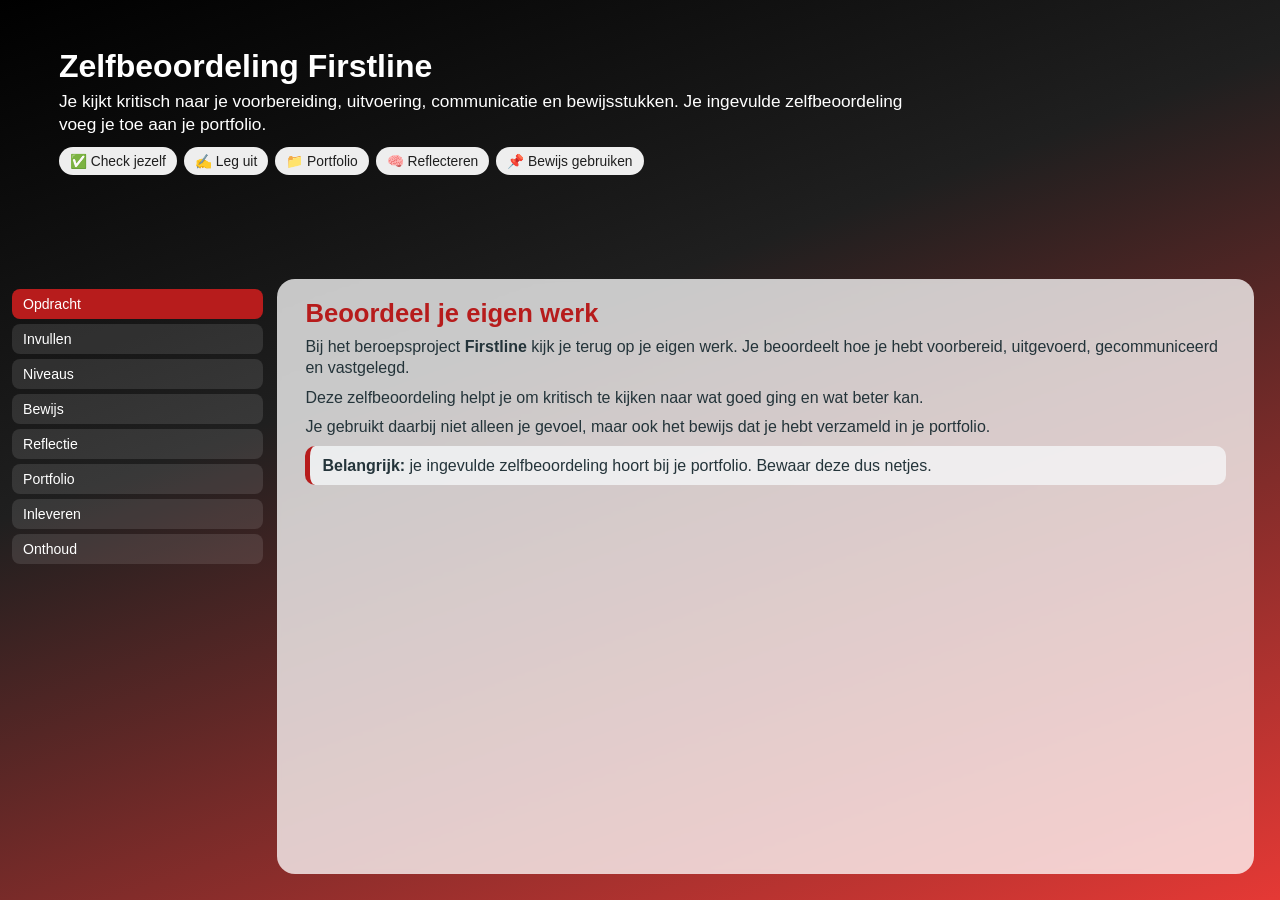
<file: firstlinezelfbeoordeling.html>
<!DOCTYPE html>
<html lang="nl">
<head>
<meta charset="UTF-8">
<title>Zelfbeoordeling Firstline</title>

<link rel="stylesheet" href="style.css">
</head>

<body data-page="zelfbeoordeling">

<div class="tab-wrapper">

  <section class="banner">
    <h1>Zelfbeoordeling Firstline</h1>
    <p>Je kijkt kritisch naar je voorbereiding, uitvoering, communicatie en bewijsstukken. Je ingevulde zelfbeoordeling voeg je toe aan je portfolio.</p>

    <div class="chips">
      <span>✅ Check jezelf</span>
      <span>✍️ Leg uit</span>
      <span>📁 Portfolio</span>
      <span>🧠 Reflecteren</span>
      <span>📌 Bewijs gebruiken</span>
    </div>
  </section>

  <div class="tab-page">
    <div class="tab-menu">
      <button class="tab-button active" onclick="openTab(event, 'over')">Opdracht</button>
      <button class="tab-button" onclick="openTab(event, 'invullen')">Invullen</button>
      <button class="tab-button" onclick="openTab(event, 'niveaus')">Niveaus</button>
      <button class="tab-button" onclick="openTab(event, 'bewijs')">Bewijs</button>
      <button class="tab-button" onclick="openTab(event, 'reflectie')">Reflectie</button>
      <button class="tab-button" onclick="openTab(event, 'portfolio')">Portfolio</button>
      <button class="tab-button" onclick="openTab(event, 'inleveren')">Inleveren</button>
      <button class="tab-button" onclick="openTab(event, 'onthoud')">Onthoud</button>
    </div>

    <div class="tab-content-area">

      <div id="over" class="tab-content active">
        <h2>Beoordeel je eigen werk</h2>
        <p>Bij het beroepsproject <strong>Firstline</strong> kijk je terug op je eigen werk. Je beoordeelt hoe je hebt voorbereid, uitgevoerd, gecommuniceerd en vastgelegd.</p>
        <p>Deze zelfbeoordeling helpt je om kritisch te kijken naar wat goed ging en wat beter kan.</p>
        <p>Je gebruikt daarbij niet alleen je gevoel, maar ook het bewijs dat je hebt verzameld in je portfolio.</p>
        <p class="note"><strong>Belangrijk:</strong> je ingevulde zelfbeoordeling hoort bij je portfolio. Bewaar deze dus netjes.</p>
      </div>

      <div id="invullen" class="tab-content">
        <h2>Hoe vul je de zelfbeoordeling in?</h2>
        <p>In de onderwijsplattegrond vind je de beoordelingsformulieren. Maak hiervan een kopie en vul deze in.</p>
        <p>Kijk per beoordelingscriterium naar je eigen werk. Gebruik je portfolio om te controleren wat je echt kunt aantonen.</p>
        <p>Lees elk criterium rustig door. Kies daarna het niveau dat het beste past bij jouw werk en jouw bewijs.</p>
        <p class="info"><strong>Tip:</strong> vul niet zomaar iets in. Kijk steeds: kan ik dit laten zien met bewijs?</p>
      </div>

      <div id="niveaus" class="tab-content">
        <h2>Welke niveaus gebruik je?</h2>
        <p>Bij elk beoordelingscriterium kies je één niveau. Dat niveau laat zien hoe goed je dit onderdeel hebt uitgevoerd.</p>
        <ul>
          <li><strong>0 = niet of nauwelijks</strong></li>
          <li><strong>1 = weinig</strong></li>
          <li><strong>2 = grotendeels</strong></li>
          <li><strong>3 = volledig</strong></li>
        </ul>
        <p>Wees eerlijk in je beoordeling. Het gaat erom dat je leert kijken naar je eigen werk en je ontwikkeling.</p>
      </div>

      <div id="bewijs" class="tab-content">
        <h2>Gebruik bewijs uit je portfolio</h2>
        <p>Een goede zelfbeoordeling is sterker als je bewijs kunt laten zien. Gebruik daarom documenten en voorbeelden uit je portfolio.</p>
        <ul>
          <li>Screenshots van instellingen of resultaten.</li>
          <li>Foto’s van uitgevoerde werkzaamheden.</li>
          <li>Ingevulde servicebonnen of documenten.</li>
          <li>Planning, testen en controles.</li>
          <li>Bronvermelding of korte reflecties.</li>
        </ul>
        <p class="info"><strong>Tip:</strong> koppel je bewijs aan het beoordelingscriterium. Zo is duidelijk waarom je een bepaald niveau kiest.</p>
      </div>

      <div id="reflectie" class="tab-content">
        <h2>Reflectievragen voor je portfolio</h2>
        <p>Beantwoord een paar korte reflectievragen. Je hoeft geen lange tekst te schrijven, maar geef wel duidelijke antwoorden.</p>
        <ul>
          <li>Waar ben je tevreden over bij dit beroepsproject?</li>
          <li>Welk onderdeel vond je lastig en hoe heb je dat opgelost?</li>
          <li>Welk bewijs laat het beste zien dat je netjes en systematisch hebt gewerkt?</li>
          <li>Wat zou je een volgende keer anders of beter doen?</li>
        </ul>
      </div>

      <div id="portfolio" class="tab-content">
        <h2>Belangrijk voor je portfolio</h2>
        <p>Neem je ingevulde zelfbeoordeling op in je portfolio. Voeg bij je beoordeling ook bewijs toe.</p>
        <p>Denk aan screenshots, foto’s, ingevulde servicebonnen, planning, testen, instellingen, bronvermelding of korte reflecties.</p>
        <p>Zo laat je zien dat je niet alleen werkzaamheden hebt uitgevoerd, maar ook kunt uitleggen hoe je hebt gewerkt.</p>
        <p class="note"><strong>Belangrijk:</strong> je portfolio moet duidelijk maken wat jij hebt gedaan en waarom jouw beoordeling daarbij past.</p>
      </div>

      <div id="inleveren" class="tab-content">
        <h2>Inleveren</h2>
        <p>Sla je ingevulde zelfbeoordeling op of kopieer de tabel naar je portfolio.</p>
        <p>Controleer of je alle onderdelen hebt ingevuld en of je bewijs hebt toegevoegd waar dat nodig is.</p>
        <p>Lever daarna je portfolio in volgens de afspraken met je docent.</p>
      </div>

      <div id="onthoud" class="tab-content">
        <h2>Onthoud dit goed</h2>
        <p>Een zelfbeoordeling is geen gok. Je kijkt naar je eigen werk en onderbouwt je keuze met bewijs.</p>
        <p>Wees eerlijk over wat goed ging en wat nog beter kan. Dat hoort bij professioneel leren en werken.</p>
        <p class="note"><strong>Belangrijk:</strong> voeg je ingevulde zelfbeoordeling toe aan je portfolio en gebruik bewijs om je keuzes te onderbouwen.</p>
      </div>

    </div>
  </div>
</div>

<script>
function openTab(event, tabId) {
  document.querySelectorAll(".tab-content").forEach(function(content) {
    content.classList.remove("active");
  });

  document.querySelectorAll(".tab-button").forEach(function(button) {
    button.classList.remove("active");
  });

  document.getElementById(tabId).classList.add("active");
  event.currentTarget.classList.add("active");
}
</script>

</body>
</html>
</file>
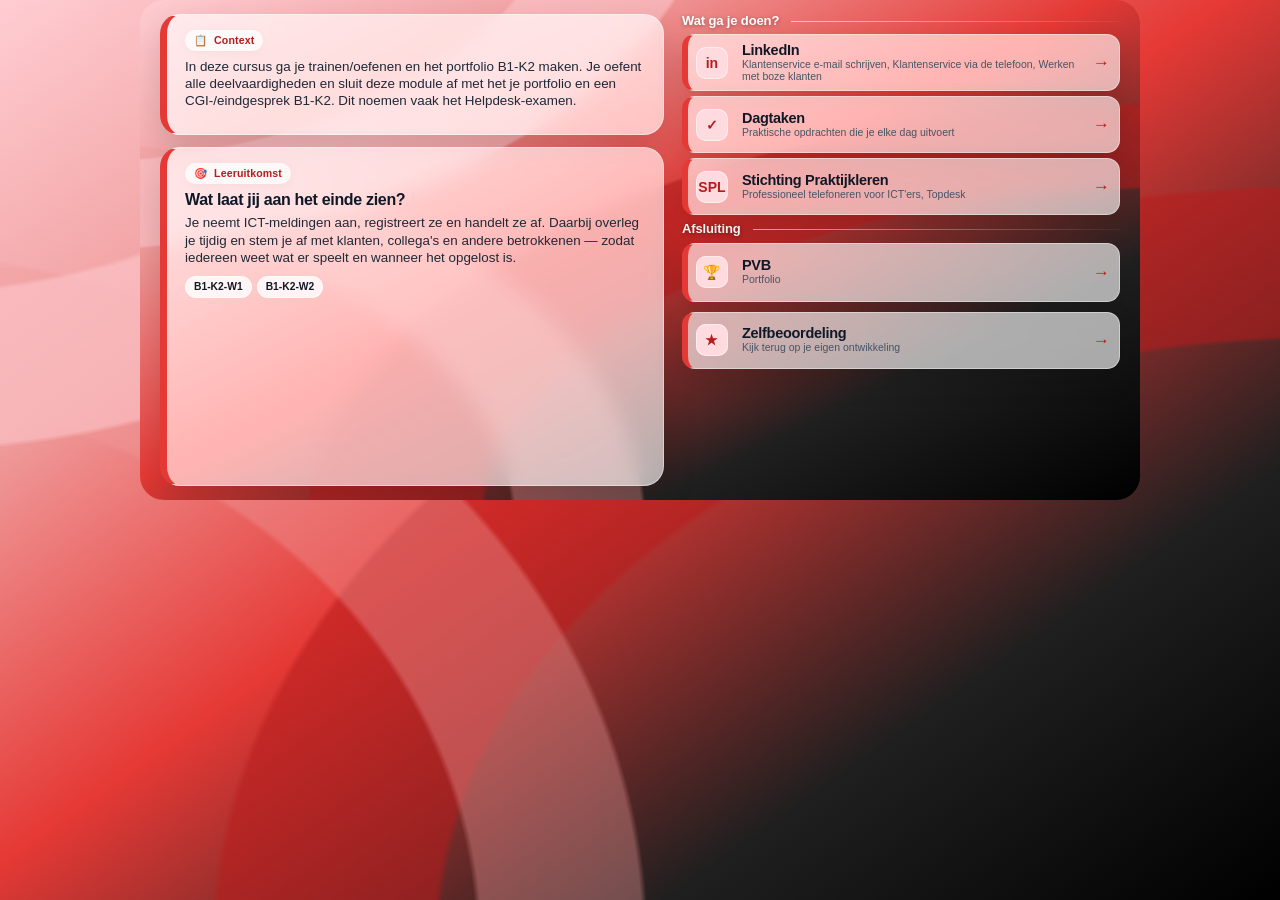
<file: menu.html>
<!doctype html>
<html lang="nl">
<head>
  <meta charset="utf-8">
  <meta name="viewport" content="width=device-width, initial-scale=1">
  <title>First Lane - Startpagina</title>
  <link rel="stylesheet" href="style.css">
</head>
<body class="menu-page">
  <main class="page-shell" aria-label="Startpagina First Lane">
    <section class="content-grid">
      <div class="left-column">
        <article class="glass-card assignment-card">
          <div class="pill"><span aria-hidden="true">📋</span><span>Context</span></div>
          <p class="body-text">
            In deze cursus ga je trainen/oefenen en het portfolio B1-K2 maken. Je oefent alle deelvaardigheden en sluit deze module af met het je portfolio en een CGI-/eindgesprek B1-K2. Dit noemen vaak het Helpdesk-examen. 
          </p>
        </article>

        <article class="glass-card outcome-card">
          <div class="pill"><span aria-hidden="true">🎯</span><span>Leeruitkomst</span></div>
          <h1 class="section-title">Wat laat jij aan het einde zien?</h1>
          <p class="body-text">
            Je neemt ICT-meldingen aan, registreert ze en handelt ze af. Daarbij overleg je tijdig en stem je af met klanten, collega's en andere betrokkenen — zodat iedereen weet wat er speelt en wanneer het opgelost is.
          </p>
          <div class="tags" aria-label="Werkprocessen">
            <span class="tag">B1-K2-W1</span>
            <span class="tag">B1-K2-W2</span>
          </div>
        </article>
      </div>

      <aside class="right-column" aria-label="Navigatie">
        <div class="section-heading">Wat ga je doen?</div>

        <div class="action-list">
          <a class="action-card popup-link" href="firstlinelinked.html" aria-label="Open LinkedIn">
            <div class="icon-box" aria-hidden="true">in</div>
            <div>
              <h2 class="action-title">LinkedIn</h2>
              <p class="action-desc">Klantenservice e-mail schrijven, Klantenservice via de telefoon, Werken met boze klanten</p>
            </div>
            <div class="arrow" aria-hidden="true">→</div>
          </a>

          <a class="action-card popup-link" href="firstlinedagtaken.html" aria-label="Open Dagtaken">
            <div class="icon-box" aria-hidden="true">✓</div>
            <div>
              <h2 class="action-title">Dagtaken</h2>
              <p class="action-desc">Praktische opdrachten die je elke dag uitvoert</p>
            </div>
            <div class="arrow" aria-hidden="true">→</div>
          </a>

          <a class="action-card popup-link" href="firstlinespl.html" aria-label="Open Stichting Praktijkleren">
            <div class="icon-box" aria-hidden="true">SPL</div>
            <div>
              <h2 class="action-title">Stichting Praktijkleren</h2>
              <p class="action-desc">Professioneel telefoneren voor ICT'ers, Topdesk</p>
            </div>
            <div class="arrow" aria-hidden="true">→</div>
          </a>
        </div>

        <div class="section-heading">Afsluiting</div>

        <a class="action-card project-card popup-link" href="firstlinepvb.html" aria-label="Open PVB">
          <div class="icon-box" aria-hidden="true">🏆</div>
          <div>
            <h2 class="action-title">PVB</h2>
            <p class="action-desc">Portfolio</p>
          </div>
          <div class="arrow" aria-hidden="true">→</div>
        </a>

        <a class="action-card self-review-card popup-link" href="firstlinezelfbeoordeling.html" aria-label="Open Zelfbeoordeling First Lane">
          <div class="icon-box" aria-hidden="true">★</div>
          <div>
            <h2 class="action-title">Zelfbeoordeling</h2>
            <p class="action-desc">Kijk terug op je eigen ontwikkeling</p>
          </div>
          <div class="arrow" aria-hidden="true">→</div>
        </a>
      </aside>
    </section>
  </main>

  <div class="page-modal" id="pageModal" aria-hidden="true">
    <section class="page-modal__window" role="dialog" aria-modal="true" aria-label="Lespagina First Lane">
      <button class="page-modal__close" type="button" aria-label="Sluit venster">×</button>
      <iframe class="page-modal__frame" title="Lespagina First Lane" src="about:blank"></iframe>
    </section>
  </div>

  <script>
    const modal = document.getElementById('pageModal');
    const modalFrame = modal.querySelector('.page-modal__frame');
    const closeButton = modal.querySelector('.page-modal__close');

    function closeModal() {
      modal.classList.remove('is-open');
      modal.setAttribute('aria-hidden', 'true');
      modalFrame.src = 'about:blank';
    }

    document.querySelectorAll('.popup-link').forEach((link) => {
      link.addEventListener('click', (event) => {
        event.preventDefault();
        modalFrame.src = link.href;
        modal.classList.add('is-open');
        modal.setAttribute('aria-hidden', 'false');
        closeButton.focus();
      });
    });

    closeButton.addEventListener('click', closeModal);
    modal.addEventListener('click', (event) => {
      if (event.target === modal) closeModal();
    });
    document.addEventListener('keydown', (event) => {
      if (event.key === 'Escape' && modal.classList.contains('is-open')) closeModal();
    });
  </script>
</body>
</html>
</file>
<file: style.css>
/* ================================================================
   First Lane
   Dit bestand bevat alle vormgeving van de pagina's in deze map.
   ================================================================ */

:root {
  /* Kleur 01 – hoofdkleur */
  --kleur-01: #E53935;
  /* Kleur 02 – lichte accentkleur */
  --kleur-02: #FFCDD2;
  /* Kleur 03 – zacht accent */
  --kleur-03: #EF9A9A;
  /* Kleur 04 – donker accent */
  --kleur-04: #B71C1C;

  --hoofdkleur: var(--kleur-01);
  --donker-accent: var(--kleur-04);
  --ink: #101828;
  --muted: #475467;
  /* Neutrale transparante tekstvakken: geen gekleurde waas. */
  --glass: rgba(255, 255, 255, 0.64);
  --glass-strong: rgba(255, 255, 255, 0.76);
  --glass-border: rgba(255, 255, 255, 0.42);
  --shadow: 0 18px 46px rgba(0, 0, 0, 0.20);
  --radius-xl: 24px;
  --radius-lg: 20px;
  --radius-md: 16px;
}

* { box-sizing: border-box; }

html,
body {
  width: 100%;
  min-height: 100%;
  margin: 0;
  padding: 0;
  font-family: Arial, Helvetica, sans-serif;
  color: var(--ink);
  background: transparent;
}

body {
  display: grid;
  place-items: start center;
  overflow: hidden;
}

/* Het vaste Canvas-vlak van 1000 bij 500 pixels. */
.page-shell {
  width: min(1000px, 100vw);
  height: 500px;
  min-height: 0;
  position: relative;
  overflow: hidden;
  border-radius: var(--radius-xl);
  background:
    radial-gradient(circle at 18% 14%, color-mix(in srgb, var(--kleur-03) 23%, transparent) 0 14%, transparent 34%),
    radial-gradient(circle at 87% 88%, color-mix(in srgb, var(--kleur-01) 38%, transparent) 0 19%, transparent 44%),
    linear-gradient(160deg, #000000 0%, #1f1f1f 38%, var(--kleur-04) 68%, var(--kleur-01) 100%);
  box-shadow: var(--shadow);
}

.page-shell::before {
  content: "";
  position: absolute;
  inset: 0;
  background:
    linear-gradient(90deg, rgba(255,255,255,0.06) 0 1px, transparent 1px 80px),
    linear-gradient(0deg, rgba(255,255,255,0.04) 0 1px, transparent 1px 80px);
  opacity: 0.28;
  pointer-events: none;
}

.content-grid {
  position: relative;
  z-index: 1;
  height: 100%;
  display: grid;
  grid-template-columns: 1.08fr 0.92fr;
  gap: 22px;
  padding: 16px 22px;
}

.left-column,
.right-column { min-width: 0; }

.left-column {
  display: grid;
  grid-template-rows: auto 1fr;
  gap: 14px;
}

/* Halfdoorzichtige witte informatievakken. */
.glass-card {
  background: var(--glass);
  border: 1px solid var(--glass-border);
  border-radius: var(--radius-lg);
  box-shadow: 0 14px 34px rgba(0, 0, 0, 0.14);
  backdrop-filter: blur(10px) saturate(125%);
  -webkit-backdrop-filter: blur(10px) saturate(125%);
}

.assignment-card,
.outcome-card {
  padding: 18px 22px;
  border-left: 8px solid var(--hoofdkleur);
}

.pill {
  display: inline-flex;
  align-items: center;
  gap: 7px;
  width: fit-content;
  margin: 0 0 10px;
  padding: 6px 11px;
  border-radius: 999px;
  background: var(--glass-strong);
  color: var(--donker-accent);
  font-size: 12px;
  line-height: 1;
  font-weight: 800;
  letter-spacing: 0.01em;
  box-shadow: 0 2px 10px rgba(0,0,0,0.04);
}

.section-title {
  margin: 0 0 9px;
  font-size: 22px;
  line-height: 1.08;
  color: var(--ink);
  font-weight: 800;
  letter-spacing: -0.02em;
}

.body-text {
  margin: 0 0 14px;
  font-size: 14.5px;
  line-height: 1.36;
  color: #1f2937;
}

.tags {
  display: flex;
  flex-wrap: wrap;
  gap: 8px;
}

.tag {
  display: inline-flex;
  align-items: center;
  padding: 7px 12px;
  border-radius: 999px;
  background: rgba(255,255,255,0.82);
  border: 1px solid rgba(255,255,255,0.60);
  color: #111827;
  font-size: 12px;
  line-height: 1;
  font-weight: 700;
}

/* Rechterkolom met de drie linkknoppen. */
.right-column {
  display: flex;
  flex-direction: column;
  padding: 2px 0 0;
}

.section-heading {
  display: flex;
  align-items: center;
  gap: 12px;
  margin: 0 0 9px;
  color: #fff;
  font-size: 15px;
  line-height: 1.1;
  font-weight: 900;
  letter-spacing: -0.01em;
  text-shadow: 0 1px 4px rgba(0,0,0,0.35);
  white-space: nowrap;
}

.section-heading::after {
  content: "";
  display: block;
  height: 1px;
  flex: 1;
  background: linear-gradient(90deg, rgba(255,255,255,0.60), rgba(255,255,255,0.04));
}

.action-list {
  display: grid;
  gap: 10px;
  margin-bottom: 13px;
}

.action-card {
  display: grid;
  grid-template-columns: 58px 1fr 26px;
  align-items: center;
  gap: 12px;
  min-height: 82px;
  padding: 12px 18px 12px 16px;
  text-decoration: none;
  color: inherit;
  background: var(--glass);
  border: 1px solid var(--glass-border);
  border-left: 8px solid var(--hoofdkleur);
  border-radius: var(--radius-md);
  box-shadow: 0 12px 28px rgba(0, 0, 0, 0.13);
  backdrop-filter: blur(10px) saturate(125%);
  -webkit-backdrop-filter: blur(10px) saturate(125%);
  transition: transform 160ms ease, box-shadow 160ms ease, background 160ms ease;
}

.action-card:hover,
.action-card:focus-visible {
  transform: translateY(-2px);
  background: color-mix(in srgb, var(--kleur-02) 72%, white);
  box-shadow: 0 18px 38px rgba(0, 0, 0, 0.18);
  outline: none;
}

.icon-box {
  width: 50px;
  height: 50px;
  display: grid;
  place-items: center;
  border-radius: 15px;
  background: color-mix(in srgb, var(--kleur-02) 72%, white);
  color: var(--donker-accent);
  font-size: 22px;
  line-height: 1;
  font-weight: 900;
  box-shadow: inset 0 0 0 1px rgba(255,255,255,0.55);
}

.action-title {
  margin: 0 0 4px;
  font-size: 20px;
  line-height: 1.1;
  font-weight: 850;
  color: var(--ink);
  letter-spacing: -0.02em;
}

.action-desc {
  margin: 0;
  font-size: 13.5px;
  line-height: 1.26;
  color: var(--muted);
}

.arrow {
  color: var(--donker-accent);
  font-size: 23px;
  line-height: 1;
  text-align: right;
  font-weight: 900;
}

.project-card { min-height: 92px; }

/* Extra ruimte tussen Beroepsproject en Zelfbeoordeling. */
.self-review-card { margin-top: 18px; }

/*
   Menuachtergrond: alle lagen gebruiken alleen kleur 01 t/m 04.
   Pas de vier kleurvariabelen bovenaan aan om het hele verloop te wijzigen.
*/
.menu-page,
.menu-page .page-shell {
  min-height: 100vh;
  background:
    radial-gradient(120% 145% at -8% -30%, transparent 0 43%, color-mix(in srgb, var(--kleur-02) 52%, transparent) 43.4% 55%, transparent 55.4%),
    radial-gradient(118% 150% at -10% 105%, transparent 0 40%, color-mix(in srgb, var(--kleur-03) 38%, transparent) 40.4% 51%, transparent 51.4%),
    radial-gradient(145% 140% at 104% 105%, transparent 0 48%, color-mix(in srgb, var(--kleur-04) 56%, transparent) 48.4% 60%, transparent 60.4%),
    linear-gradient(to bottom right, var(--kleur-02) 0%, var(--kleur-03) 25%, var(--kleur-01) 48%, #1f1f1f 76%, #000000 100%);
}

.menu-page .page-shell {
  min-height: 0;
  box-shadow: none;
}

.menu-page .page-shell::before { background: none; }

/* =================================================================
   Fotopagina: de foto opent het menu.
   ================================================================= */
.landing-page {
  min-height: 100vh;
  background: #1f1f1f;
}

.landing-shell {
  width: min(1000px, 100vw);
  height: min(500px, 100vh);
  overflow: hidden;
  border-radius: var(--radius-xl);
  box-shadow: var(--shadow);
}

.landing-link {
  position: relative;
  display: block;
  width: 100%;
  height: 100%;
  padding: 0;
  overflow: hidden;
  border: 0;
  background: #1f1f1f;
   color: #fff;
  cursor: pointer;
  text-align: left;
}

.landing-photo {
  display: block;
  width: 100%;
  height: 100%;
  object-fit: cover;
  transition: transform 300ms ease;
}

.landing-link:hover .landing-photo,
.landing-link:focus-visible .landing-photo { transform: scale(1.035); }

.landing-link:focus-visible { outline: 4px solid #fff; outline-offset: -8px; }

.landing-shade {
  position: absolute;
  inset: 0;
  background: transparent;
}

.landing-copy {
  position: absolute;
  left: clamp(24px, 5vw, 62px);
  bottom: clamp(26px, 6vw, 62px);
  display: grid;
  gap: 8px;
  max-width: 420px;
  font-size: clamp(15px, 2vw, 19px);
  font-weight: 700;
  line-height: 1.25;
  text-shadow: 0 1px 4px rgba(255, 255, 255, 0.34);
}

.landing-copy strong {
  font-size: clamp(32px, 5vw, 58px);
  line-height: 0.95;
  letter-spacing: -0.045em;
}

.landing-kicker {
  width: fit-content;
  padding: 6px 11px;
  border-radius: 999px;
  background: color-mix(in srgb, var(--kleur-01) 92%, transparent);
  font-size: 12px;
  font-weight: 900;
  letter-spacing: 0.04em;
  text-transform: uppercase;
}

.landing-copy b { font-size: 1.3em; }

/* Op een smal scherm wordt de startpagina onder elkaar gezet. */
@media (max-width: 760px) {
  body { overflow: auto; }

  .page-shell {
    width: 100%;
    height: auto;
    min-height: 0;
    border-radius: 0;
  }

  .content-grid {
    grid-template-columns: 1fr;
    height: auto;
    padding: 18px;
  }

  .landing-page { overflow: hidden; }

  .landing-shell {
    width: 100vw;
    height: 100vh;
    border-radius: 0;
  }
}

/* =================================================================
   Transparant popupvenster op de menupagina.
   Het menu blijft zichtbaar achter dit venster.
   ================================================================= */
.page-modal {
  position: fixed;
  z-index: 9999;
  inset: 0;
  display: none;
  align-items: center;
  justify-content: center;
  padding: 2.5vh 2.5vw;
  background: rgba(0, 0, 0, 0.22);
  backdrop-filter: blur(2px);
  -webkit-backdrop-filter: blur(2px);
}

.page-modal.is-open { display: flex; }

.page-modal__window {
  position: relative;
  width: 95vw;
  height: 95vh;
  overflow: hidden;
  border: 1px solid rgba(255, 255, 255, 0.78);
  border-radius: 22px;
  background: rgba(255, 255, 255, 0.92);
  box-shadow: 0 28px 80px rgba(0, 0, 0, 0.52);
  opacity: 0.92;
}

.page-modal__frame {
  display: block;
  width: 100%;
  height: 100%;
  border: 0;
  background: transparent;
}

.page-modal__close {
  position: absolute;
  z-index: 2;
  top: 12px;
  right: 14px;
  width: 40px;
  height: 40px;
  border: 1px solid rgba(255,255,255,0.86);
  border-radius: 50%;
  background: rgba(16, 24, 40, 0.82);
  color: #fff;
  font-size: 27px;
  line-height: 1;
  cursor: pointer;
  box-shadow: 0 4px 14px rgba(0,0,0,0.32);
}

.page-modal__close:hover,
.page-modal__close:focus-visible {
  background: var(--hoofdkleur);
  outline: 3px solid rgba(255,255,255,0.72);
  outline-offset: 2px;
}

/* =================================================================
   Gedeelde opmaak voor de pagina's in het popupvenster
   ================================================================= */
html,
body { min-height: 100%; }

body[data-page] {
  display: block;
  place-items: initial;
  width: 100%;
  height: 100vh;
  margin: 0;
  overflow: hidden;
  font-family: Arial, Helvetica, sans-serif;
  background: transparent;
}

body[data-page] * { box-sizing: border-box; }

body[data-page] .tab-wrapper {
  width: 100%;
  height: 100%;
  margin: 0;
  overflow: hidden;
  border-radius: 0;
  background: linear-gradient(160deg, #000000 0%, #1f1f1f 38%, var(--kleur-01) 100%);
}

body[data-page] .banner {
  height: 28%;
  padding: 3.8% 4.6% 2%;
  color: #fff;
}

body[data-page] .banner h1 {
  margin: 0 0 7px;
  color: #fff;
  font-size: clamp(24px, 2.5vw, 38px);
  line-height: 1.08;
}

body[data-page] .banner p {
  max-width: 870px;
  margin: 0;
  color: #fff;
  font-size: clamp(14px, 1.35vw, 19px);
  line-height: 1.34;
}

body[data-page] .chips {
  display: flex;
  flex-wrap: wrap;
  gap: 7px;
  margin-top: 11px;
}

body[data-page] .chips span {
  padding: 6px 11px;
  border-radius: 999px;
  background: rgba(255,255,255,0.93);
  color: #1f1f1f;
  font-size: clamp(11px, 1.08vw, 14px);
  white-space: nowrap;
}

/* Beroepsproject: compacte ellipsen zodat ze op één regel passen. */
body[data-page="beroepsproject"] .chips { gap: 5px; margin-top: 7px; }
body[data-page="beroepsproject"] .chips span {
  padding: 4px 8px;
  font-size: clamp(10px, 0.94vw, 12px);
}

body[data-page] .tab-page {
  display: flex;
  gap: 14px;
  height: 72%;
  padding: 0 2% 2% 0;
  overflow: hidden;
}

body[data-page] .tab-menu {
  flex: 0 0 21%;
  width: 21%;
  padding: 10px 0 10px 12px;
  overflow-y: auto;
}

body[data-page] .tab-button {
  display: block;
  width: 100%;
  margin: 0 0 5px;
  padding: 7px 11px;
  border: 0;
  border-radius: 8px;
  background: rgba(255,255,255,0.11);
  color: #fff;
  text-align: left;
  font-size: clamp(11px, 1.1vw, 15px);
  line-height: 1.14;
  cursor: pointer;
}

body[data-page] .tab-button:hover,
body[data-page] .tab-button.active {
  background: var(--kleur-04);
  color: #fff;
}

body[data-page] .tab-content-area {
  flex: 1 1 auto;
  min-width: 0;
  height: 100%;
  padding: 20px 28px;
  overflow-y: auto;
  border-radius: 18px;
  background: rgba(255,255,255,0.76);
  color: #24343a;
  backdrop-filter: blur(2px);
}

/* Zelfbeoordeling: maak ruimte onder de ellipsen. */
body[data-page="zelfbeoordeling"] .banner { height: 31%; }
body[data-page="zelfbeoordeling"] .tab-page { height: 69%; }
body[data-page="zelfbeoordeling"] .tab-content-area { overflow-y: hidden; }

body[data-page] .tab-content { display: none; }
body[data-page] .tab-content.active { display: block; }

body[data-page] .tab-content h2 {
  margin: 0 0 8px;
  color: var(--kleur-04);
  font-size: clamp(22px, 2vw, 30px);
}

body[data-page] .tab-content p,
body[data-page] .tab-content li {
  color: #24343a;
  font-size: clamp(13px, 1.25vw, 17px);
  line-height: 1.34;
}

body[data-page] .tab-content p { margin: 0 0 8px; }
body[data-page] .tab-content ul,
body[data-page] .tab-content ol { margin: 5px 0 9px 21px; padding: 0; }
body[data-page] .tab-content li { margin-bottom: 4px; }

body[data-page] .note,
body[data-page] .info {
  margin: 9px 0;
  padding: 9px 12px;
  border-left: 5px solid var(--kleur-04);
  border-radius: 10px;
  background: rgba(247,250,251,0.74);
}

body[data-page] .badge {
  display: inline-block;
  margin-bottom: 5px;
  padding: 5px 10px;
  border-radius: 999px;
  background: var(--kleur-04);
  color: #fff;
  font-size: 13px;
}

body[data-page] .action-link,
body[data-page] .resource-link,
body[data-page] .helper-button {
  display: inline-block;
  margin: 4px 6px 4px 0;
  padding: 8px 14px;
  border-radius: 999px;
  background: var(--kleur-04);
  color: #fff;
  text-decoration: none;
  font-weight: 700;
  font-size: 14px;
}

body[data-page] .action-link:hover,
body[data-page] .resource-link:hover,
body[data-page] .helper-button:hover {
  background: var(--kleur-03);
  color: #1f1f1f;
}

/* Extra onderdelen van de dagtakenpagina. */
body[data-page="dagtaken"] .banner { height: 25%; padding-top: 2.2%; }
body[data-page="dagtaken"] .tab-page { height: 75%; }
body[data-page="dagtaken"] .banner-row,
body[data-page="dagtaken"] .helper-row {
  display: flex;
  align-items: center;
  gap: 12px;
}

body[data-page="dagtaken"] .banner-text { flex: 0 0 auto; }
body[data-page="dagtaken"] .task-picker {
  flex: 0 0 280px;
  min-width: 0;
  margin-right: 0;
}
body[data-page="dagtaken"] .task-picker select {
  width: 100%;
  padding: 9px 14px;
  border: 2px solid rgba(255,255,255,0.95);
  border-radius: 999px;
  background: var(--kleur-02);
  color: #1f1f1f;
  font-weight: 700;
}

body[data-page="dagtaken"] .helper-row { justify-content: space-between; margin-top: 8px; }
body[data-page="dagtaken"] .helper-row .chips { margin-top: 0; }
body[data-page="dagtaken"] .helper-button { white-space: nowrap; }
body[data-page="dagtaken"] .research-grid { display: grid; grid-template-columns: repeat(3, 1fr); gap: 9px; margin: 7px 0; }
body[data-page="dagtaken"] .research-card { padding: 9px; border-left: 4px solid var(--kleur-04); border-radius: 10px; background: rgba(247,250,251,0.82); }
body[data-page="dagtaken"] .research-card strong,
body[data-page="dagtaken"] .research-log strong { color: var(--kleur-04); }
body[data-page="dagtaken"] .research-log { display: grid; grid-template-columns: 130px 1fr; gap: 7px 10px; padding: 9px 10px; border-radius: 10px; background: rgba(255,255,255,0.58); }

/* Menu: compacte indeling zodat alle links binnen 1000 × 500 blijven. */
body.menu-page .content-grid { grid-template-columns: 1.07fr 0.93fr; gap: 18px; padding: 14px 20px; }
body.menu-page .left-column { gap: 12px; }
body.menu-page .assignment-card,
body.menu-page .outcome-card { padding: 15px 18px; border-left-width: 7px; }
body.menu-page .body-text { margin-bottom: 10px; font-size: 13.4px; line-height: 1.29; }
body.menu-page .pill { margin-bottom: 7px; padding: 5px 9px; font-size: 10.6px; }
body.menu-page .section-title { margin-bottom: 6px; font-size: 16px; }
body.menu-page .tags { gap: 5px; }
body.menu-page .tag { padding: 5px 8px; font-size: 10.3px; }
body.menu-page .right-column { padding-top: 0; }
body.menu-page .section-heading { margin-bottom: 6px; font-size: 13px; }
body.menu-page .action-list { gap: 5px; margin-bottom: 7px; }
body.menu-page .action-card {
  grid-template-columns: 38px 1fr 17px;
  gap: 8px;
  min-height: 57px;
  height: 57px;
  padding: 6px 9px 6px 8px;
  overflow: hidden;
  border-left-width: 6px;
  border-radius: 13px;
}
body.menu-page .project-card { min-height: 59px; height: 59px; }
body.menu-page .self-review-card { margin-top: 10px; }
body.menu-page .icon-box { width: 32px; height: 32px; border-radius: 10px; font-size: 14px; }
body.menu-page .action-title { margin-bottom: 1px; font-size: 14.5px; line-height: 1.04; }
body.menu-page .action-desc {
  display: -webkit-box;
  overflow: hidden;
  font-size: 10.5px;
  line-height: 1.13;
  -webkit-box-orient: vertical;
  -webkit-line-clamp: 2;
}
body.menu-page .arrow { font-size: 17px; }

/* LinkedIn en Stichting Praktijkleren: menu en tekstvak 10 px lager. */
body[data-page="linked"] .tab-page,
body[data-page="spl"] .tab-page {
  padding-top: 10px;
}

body[data-page="linked"] .tab-menu,
body[data-page="spl"] .tab-menu {
  padding-top: 0;
}

body[data-page="linked"] .tab-content-area,
body[data-page="spl"] .tab-content-area {
  height: 100%;
  max-height: none;
}

/* PVB: menu en uitleg beginnen lager; het uitlegvlak blijft compacter. */
body[data-page="pvb"] .tab-page { padding-top: 40px; }
body[data-page="pvb"] .tab-content-area { height: calc(100% - 20px); }

/* Dagtaken: het stappenmenu en tekstvlak iets lager onder de banner. */
body[data-page="dagtaken"] .banner { height: calc(25% + 40px); }
body[data-page="dagtaken"] .tab-page { height: calc(75% - 40px); }

/* Storingzoeken: vult hetzelfde popupvenster als de andere lespagina's. */
body[data-page="storingzoeken"] .page-shell {
  width: 100%;
  height: 100%;
  border-radius: 0;
}

body[data-page="storingzoeken"] .header {
  height: 28%;
  padding: 3.2% 4.6% 1.4%;
}

body[data-page="storingzoeken"] .main {
  height: 72%;
  padding: 0 2% 2%;
  grid-template-columns: 21% 1fr;
  align-items: stretch;
}

body[data-page="storingzoeken"] .menu,
body[data-page="storingzoeken"] .panel {
  height: 100%;
}

/* Extra onderdeel van de beroepsprojectpagina. */
body[data-page="beroepsproject"] .banner { display: flex; gap: 22px; padding-top: 2.7%; }
body[data-page="beroepsproject"] .banner-text { flex: 1 1 auto; min-width: 0; }
body[data-page="beroepsproject"] .banner-image-link { position: relative; flex: 0 0 180px; height: 100%; overflow: hidden; border-radius: 13px; color: #fff; text-decoration: none; }
body[data-page="beroepsproject"] .banner-image { width: 100%; height: 100%; object-fit: cover; display: block; }
body[data-page="beroepsproject"] .banner-caption { position: absolute; right: 0; bottom: 0; left: 0; padding: 6px; background: rgba(0,0,0,0.55); text-align: center; font-size: 12px; }

@media (max-width: 760px) {
  .page-modal { padding: 2.5vh 2.5vw; }
  .page-modal__window { width: 95vw; height: 95vh; border-radius: 14px; }
  body[data-page] .banner { height: 31%; }
  body[data-page] .tab-page { height: 69%; }
  body[data-page] .tab-menu { flex-basis: 29%; width: 29%; }
  body[data-page] .tab-content-area { padding: 14px; }
  body[data-page="dagtaken"] .banner { height: 30%; }
  body[data-page="dagtaken"] .tab-page { height: 70%; }
  body[data-page="dagtaken"] .banner-row { align-items: flex-start; flex-direction: column; gap: 5px; }
  body[data-page="dagtaken"] .task-picker { flex: 1 1 auto; width: 100%; min-width: 0; margin-right: 0; }
  body[data-page="dagtaken"] .helper-row .chips { display: none; }
  body[data-page="beroepsproject"] .banner-image-link { display: none; }
}
</file>
